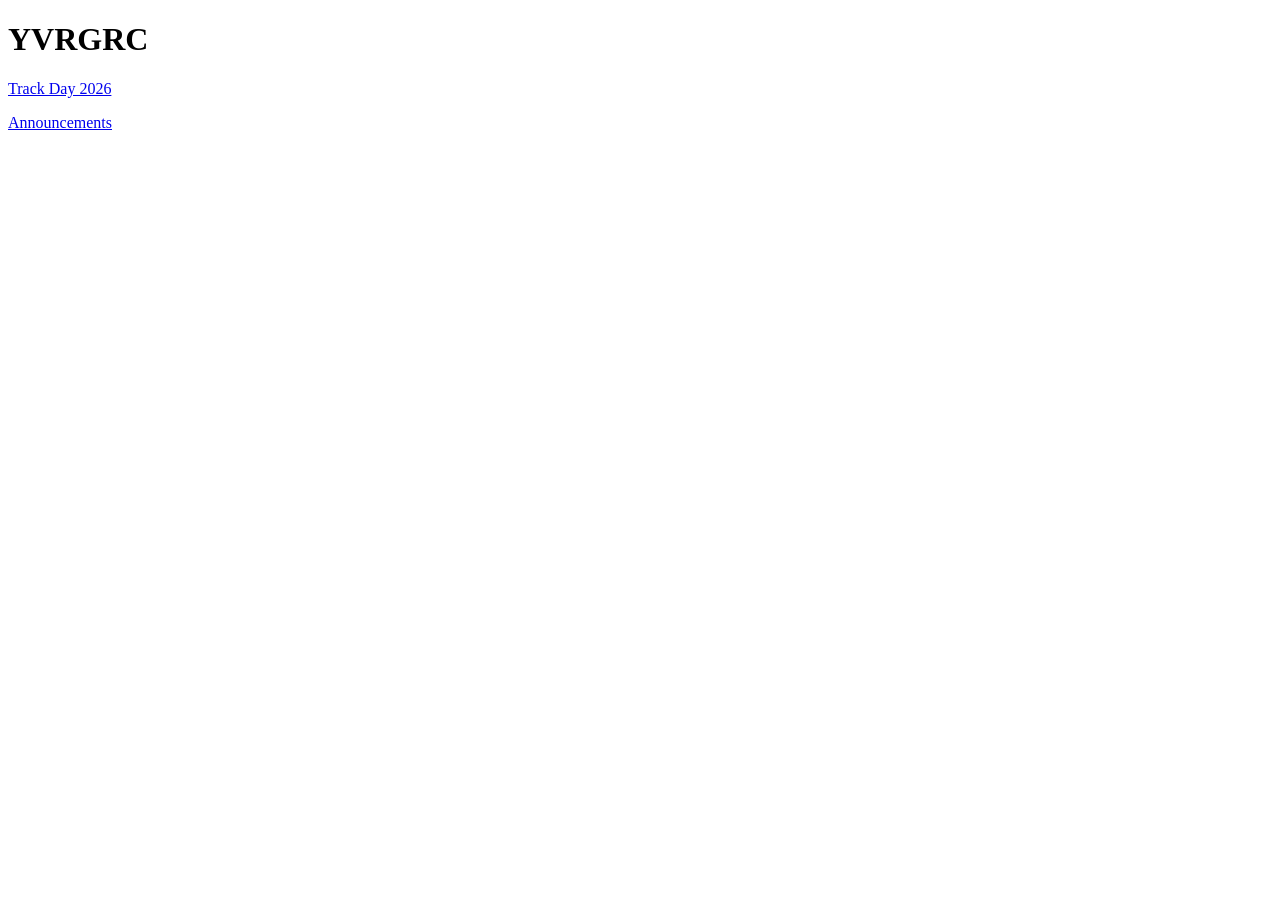
<file: index.html>
<!doctype html>
<html lang="en">
    <head>
        <meta charset="utf-8" />
        <meta name="viewport" content="width=device-width, initial-scale=1.0" />
        <title>YVRGRC</title>
    </head>
    <body>
        <main>
            <h1>YVRGRC</h1>
            <p><a href="/trackday2026/">Track Day 2026</a></p>
            <p><a href="/announcements/">Announcements</a></p>
        </main>
    </body>
</html>
</file>
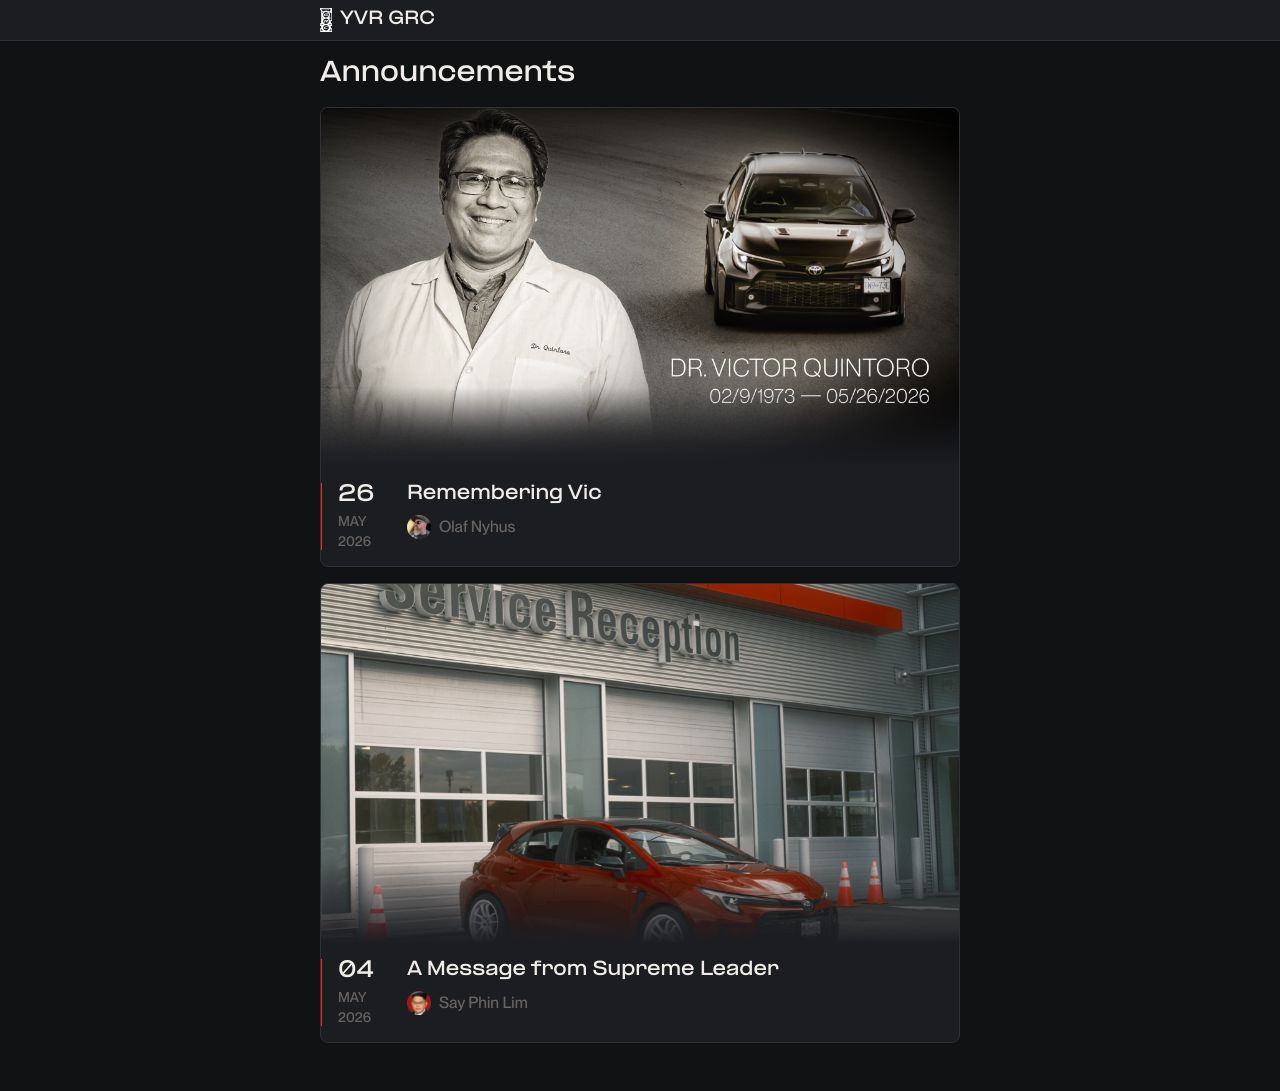
<file: announcements/index.html>
<!doctype html>
<html lang="en">
  <head>
    <meta charset="utf-8" />
    <meta name="viewport" content="width=device-width, initial-scale=1.0" />
    <title>Club Announcements | YVR GRC</title>
    <meta
      name="description"
      content="Club announcements, updates, and member messages from Vancouver GR Corolla Club."
    />
    <link rel="stylesheet" href="styles.css?v=20260528" />
  </head>
  <body>
    <a class="skip-link" href="#main-content">Skip to content</a>

    <header class="site-header">
      <div class="page-shell app-bar">
        <div class="brand-mark">
          <img class="brand-logo" src="assets/branding/yvrgrc.svg" alt="" aria-hidden="true" />
          <span>YVR GRC</span>
        </div>
      </div>
    </header>

    <main id="main-content" class="page-shell content-shell">
      <section class="hero-block" aria-labelledby="page-title">
        <h1 id="page-title">Announcements</h1>
      </section>

      <section class="announcement-list" aria-label="Announcement list">
        <a
          class="announcement-card memorial-card"
          href="remembering-vic/"
          style="--announcement-image: url('/announcements/remembering-vic/assets/vic.png')"
        >
          <div class="announcement-card-image" aria-hidden="true"></div>
          <div class="announcement-card-body">
            <time class="announcement-date" datetime="2026-05-26">
              <span class="announcement-date-day">26</span>
              <span class="announcement-date-meta">may</span>
              <span class="announcement-date-meta">2026</span>
            </time>
            <div class="announcement-card-copy">
              <h2>Remembering Vic</h2>
              <div class="author-row">
                <span class="author-avatar memorial-avatar" aria-hidden="true"></span>
                <span class="author-name">Olaf Nyhus</span>
              </div>
            </div>
          </div>
        </a>

        <a
          class="announcement-card"
          href="a-message-from-say/"
          style="--announcement-image: url('a-message-from-say/assets/announcement-hero.jpg')"
        >
          <div class="announcement-card-image" aria-hidden="true"></div>
          <div class="announcement-card-body">
            <time class="announcement-date" datetime="2026-05-04">
              <span class="announcement-date-day">04</span>
              <span class="announcement-date-meta">may</span>
              <span class="announcement-date-meta">2026</span>
            </time>
            <div class="announcement-card-copy">
              <h2>A Message from Supreme Leader</h2>
              <div class="author-row">
                <span class="author-avatar" aria-hidden="true"></span>
                <span class="author-name">Say Phin Lim</span>
              </div>
            </div>
          </div>
        </a>
      </section>
    </main>
  </body>
</html>
</file>
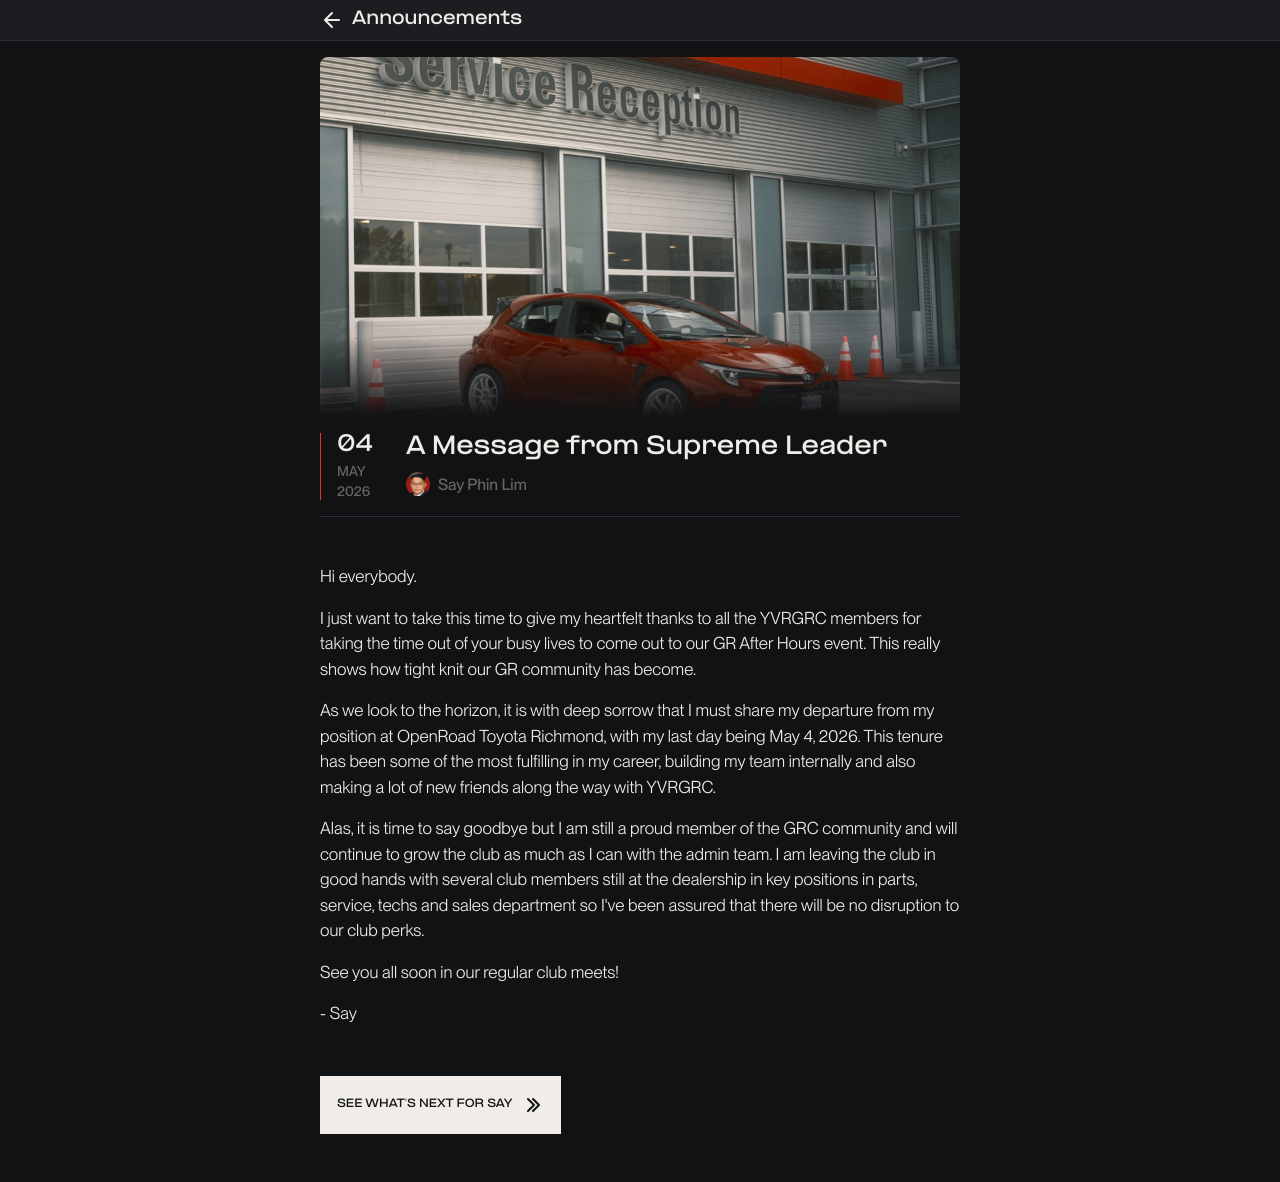
<file: announcements/a-message-from-say/index.html>
<!doctype html>
<html lang="en">
  <head>
    <meta charset="utf-8" />
    <meta name="viewport" content="width=device-width, initial-scale=1.0" />
    <title>A Message from Supreme Leader | Announcements</title>
    <meta
      name="description"
      content="A departure message from Say Phin Lim for the YVR GRC community."
    />
    <link rel="stylesheet" href="../styles.css?v=20260528" />
  </head>
  <body>
    <a class="skip-link" href="#main-content">Skip to content</a>

    <header class="site-header">
      <div class="page-shell app-bar">
        <a class="back-link" href="../index.html" aria-label="Back to announcements">
          <svg viewBox="0 0 24 24" fill="none" aria-hidden="true">
            <path
              d="M19 12H5M12 19L5 12L12 5"
              stroke="currentColor"
              stroke-width="2"
              stroke-linecap="round"
              stroke-linejoin="round"
            />
          </svg>
          <span>Announcements</span>
        </a>
      </div>
    </header>

    <main id="main-content" class="page-shell content-shell">
      <article class="article-shell">
        <header
          class="article-hero"
          style="--announcement-image: url('/announcements/a-message-from-say/assets/announcement-hero.jpg')"
        >
          <div class="announcement-card-image" aria-hidden="true"></div>
          <div class="announcement-card-body">
            <time class="announcement-date" datetime="2026-05-04">
              <span class="announcement-date-day">04</span>
              <span class="announcement-date-meta">may</span>
              <span class="announcement-date-meta">2026</span>
            </time>
            <div class="announcement-card-copy">
              <h1>A Message from Supreme Leader</h1>
              <div class="author-row">
                <span class="author-avatar" aria-hidden="true">
                  <span class="avatar-placeholder">Avatar</span>
                </span>
                <span class="author-name">Say Phin Lim</span>
              </div>
            </div>
          </div>
        </header>

        <div class="article-copy">
          <p>Hi everybody.</p>
          <p>
            I just want to take this time to give my heartfelt thanks to all the YVRGRC members
            for taking the time out of your busy lives to come out to our GR After Hours event.
            This really shows how tight knit our GR community has become.
          </p>
          <p>
            As we look to the horizon, it is with deep sorrow that I must share my departure from
            my position at OpenRoad Toyota Richmond, with my last day being May 4, 2026. This
            tenure has been some of the most fulfilling in my career, building my team internally
            and also making a lot of new friends along the way with YVRGRC.
          </p>
          <p>
            Alas, it is time to say goodbye but I am still a proud member of the GRC community and
            will continue to grow the club as much as I can with the admin team. I am leaving the
            club in good hands with several club members still at the dealership in key positions
            in parts, service, techs and sales department so I've been assured that there will be
            no disruption to our club perks.
          </p>
          <p>See you all soon in our regular club meets!</p>
          <p>- Say</p>
        </div>

        <div class="article-actions">
          <a
            class="button-link"
            href="https://www.youtube.com/watch?v=dQw4w9WgXcQ"
            target="_blank"
            rel="noopener noreferrer"
            data-delayed-link
          >
            <span>See what&rsquo;s next for Say</span>
            <span class="button-link-icon" aria-hidden="true">
              <svg viewBox="0 0 24 24" fill="none">
                <path
                  d="M8 6L14 12L8 18M13 6L19 12L13 18"
                  stroke="currentColor"
                  stroke-width="2"
                  stroke-linecap="round"
                  stroke-linejoin="round"
                />
              </svg>
            </span>
          </a>
        </div>
      </article>
    </main>
    <script src="../departure.js"></script>
  </body>
</html>
</file>
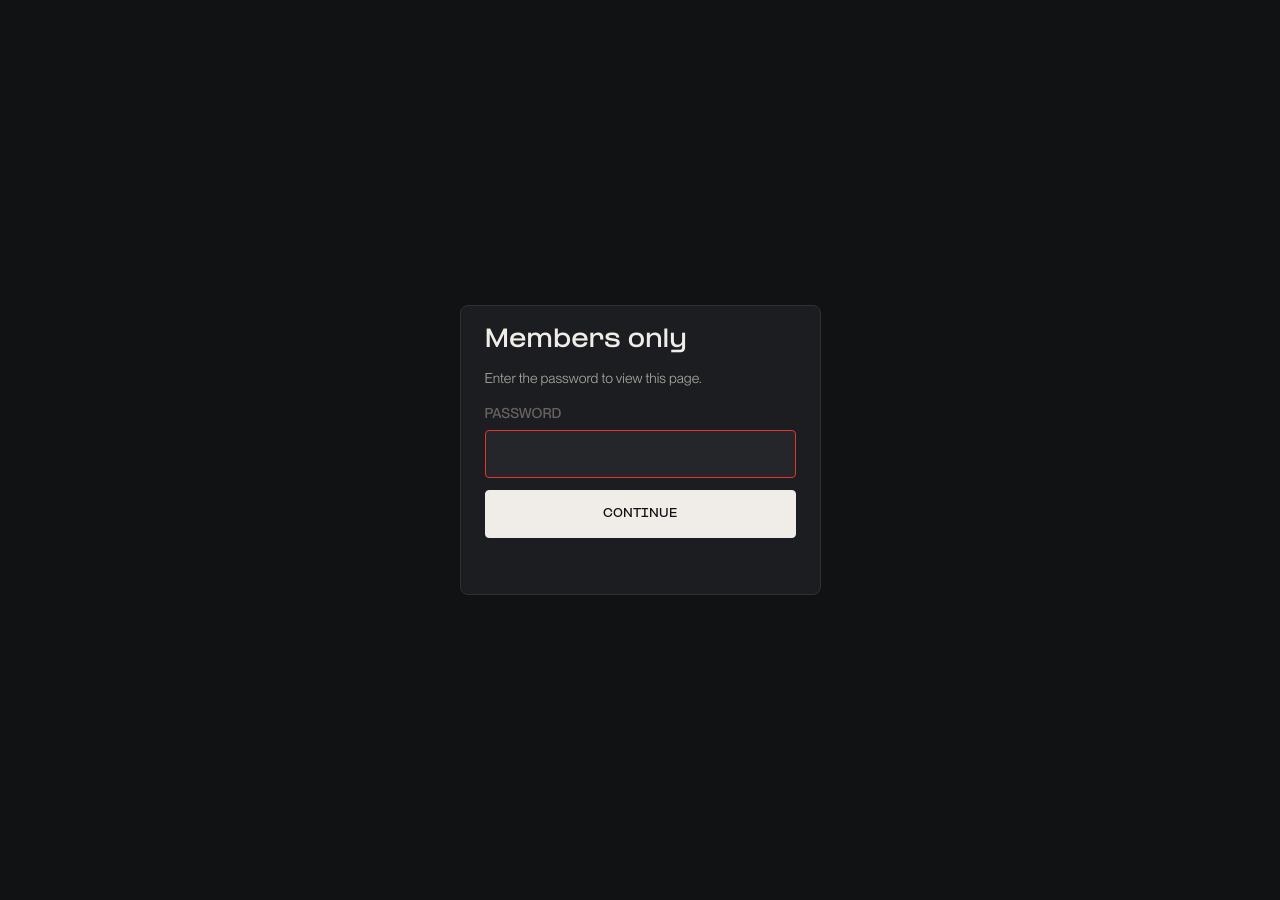
<file: announcements/remembering-vic/index.html>
<!doctype html>
<html lang="en">
  <head>
    <meta charset="utf-8" />
    <meta name="viewport" content="width=device-width, initial-scale=1.0" />
    <title>Remembering Vic | Announcements</title>
    <meta
      name="description"
      content="A memorial announcement for Victor Quintoro from the YVR GRC community."
    />
    <script>
      document.documentElement.classList.add("password-gate-pending");
    </script>
    <link rel="stylesheet" href="../styles.css?v=20260530" />
    <script src="../password-gate.js?v=20260529" defer></script>
  </head>
  <body data-password-gate data-password="ripvic">
    <a class="skip-link" href="#main-content">Skip to content</a>

    <header class="site-header">
      <div class="page-shell app-bar">
        <a class="back-link" href="../index.html" aria-label="Back to announcements">
          <svg viewBox="0 0 24 24" fill="none" aria-hidden="true">
            <path
              d="M19 12H5M12 19L5 12L12 5"
              stroke="currentColor"
              stroke-width="2"
              stroke-linecap="round"
              stroke-linejoin="round"
            />
          </svg>
          <span>Announcements</span>
        </a>
      </div>
    </header>

    <main id="main-content" class="page-shell content-shell">
      <article class="article-shell memorial-article">
        <div class="article-intro">
          <header
            class="article-hero memorial-hero"
            style="--announcement-image: url('/announcements/remembering-vic/assets/vic.webp')"
          >
            <div class="announcement-card-image" aria-hidden="true"></div>
            <div class="announcement-card-body">
              <time class="announcement-date" datetime="2026-05-26">
                <span class="announcement-date-day">26</span>
                <span class="announcement-date-meta">may</span>
                <span class="announcement-date-meta">2026</span>
              </time>
              <div class="announcement-card-copy">
                <h1>Remembering Vic</h1>
                <div class="author-row">
                  <span class="author-avatar memorial-avatar" aria-hidden="true"></span>
                  <span class="author-name">Olaf Nyhus</span>
                </div>
              </div>
            </div>
          </header>

          <div class="article-copy">
            <p>
              Hey everyone, it&rsquo;s with an incredibly heavy heart that we have to share some
              very sad news for the YVR GRC community. Just a few days ago, on Tuesday, May 26,
              we lost one of our truly valued members of the YVR GRC club family, our friend
              Victor Quintoro. Most of us knew him as Vic.
            </p>
            <p>
              Above everything else, Vic was a loving and dedicated father who cared immensely
              for his family. His love for cars was a close second. Vic was the guy who pulled in
              a little later than most to meets in his black 2023 Circuit with the dark bronze
              rims and his yellow fogs that cut through the darkness. That is something I will
              never forget. He truly was a shining light on the open road we call life.
            </p>
            <p>
              I was lucky enough to meet him at a car meet in Delta where he did just that. If
              you were lucky enough to spend some time talking with him, you knew he was one of
              the nicest people you would be lucky enough to meet. Vic would do anything to help
              out a person in need and give you shit if you were doing something that was not in
              your best interest.
            </p>
            <p>
              Vic was the guy that never had a bad thing to say about anyone unless, of course,
              you were Port Moody Toyota. He didn&rsquo;t have pleasant things to say about them.
              He was truly one of a kind and his passion for the GRC and most things with four
              wheels always shone through.
            </p>
            <p>
              We are all grateful for the miles that we all got to share together. It wasn&rsquo;t
              long enough, but the time we all shared together is enough to call you a true
              friend. Our deepest condolences go out to his family and loved ones during this
              incredibly difficult time.
            </p>
            <p>
              Keep that 3 cylinder revving loud and fast, our good friend. Maybe one day we can
              share the open road together again.
            </p>
            <p>You, my friend, may be gone but never forgotten.</p>
            <p class="memorial-date-rule">February 9, 1973 - May 26, 2026</p>
          </div>

          <div class="article-actions memorial-actions">
            <div class="support-family-module">
              <h3>Support Vic&rsquo;s family</h3>
              <p>
                A GoFundMe has been set up to help Vic&rsquo;s family. If Vic had an impact on
                you in any way, please consider donating.
              </p>
              <a
                class="button-link"
                href="https://www.gofundme.com/f/victor-quintoro"
                target="_blank"
                rel="noopener"
              >
                <span>Donate on GoFundMe</span>
              </a>
            </div>
          </div>
        </div>

        <section class="photo-gallery" aria-labelledby="photo-gallery-title">
          <div class="section-header">
            <h2 id="photo-gallery-title">Photos</h2>
            <a class="section-view-all" href="photos.html">View all</a>
          </div>
          <div class="photo-grid photo-grid-preview">
            <a class="photo-tile" href="photos.html#photo-1">
              <img src="assets/photos/vic1.webp" alt="Vic with the YVR GRC community" loading="lazy" />
            </a>
            <a class="photo-tile" href="photos.html#photo-2">
              <img src="assets/photos/vic2.webp" alt="Vic with the YVR GRC community" loading="lazy" />
            </a>
            <a class="photo-tile" href="photos.html#photo-3">
              <img src="assets/photos/vic3.webp" alt="Vic with the YVR GRC community" loading="lazy" />
            </a>
            <a class="photo-tile" href="photos.html#photo-4">
              <img src="assets/photos/vic4.webp" alt="Vic with the YVR GRC community" loading="lazy" />
            </a>
            <a class="photo-tile" href="photos.html#photo-5">
              <img src="assets/photos/vic5.jpeg" alt="Vic with the YVR GRC community" loading="lazy" />
            </a>
            <a class="photo-tile" href="photos.html#photo-6">
              <img src="assets/photos/vic6.webp" alt="Vic with the YVR GRC community" loading="lazy" />
            </a>
          </div>
        </section>

        <section class="memories" aria-labelledby="memories-title" data-memory-carousel>
          <div class="section-header">
            <h2 id="memories-title">Memories</h2>
            <a class="section-view-all" href="memories.html">View all</a>
          </div>
          <article class="memory-card memory-feature-card" aria-live="polite" data-memory-panel>
            <span class="memory-byline" data-memory-byline></span>
            <span class="memory-preview" data-memory-preview></span>
            <a class="memory-action" href="memory.html" data-memory-read>Read more</a>
            <span class="memory-progress" aria-hidden="true">
              <span data-memory-progress></span>
            </span>
          </article>
        </section>
      </article>
    </main>
    <script src="memory-data.js?v=20260530"></script>
    <script src="memories.js?v=20260530"></script>
  </body>
</html>
</file>
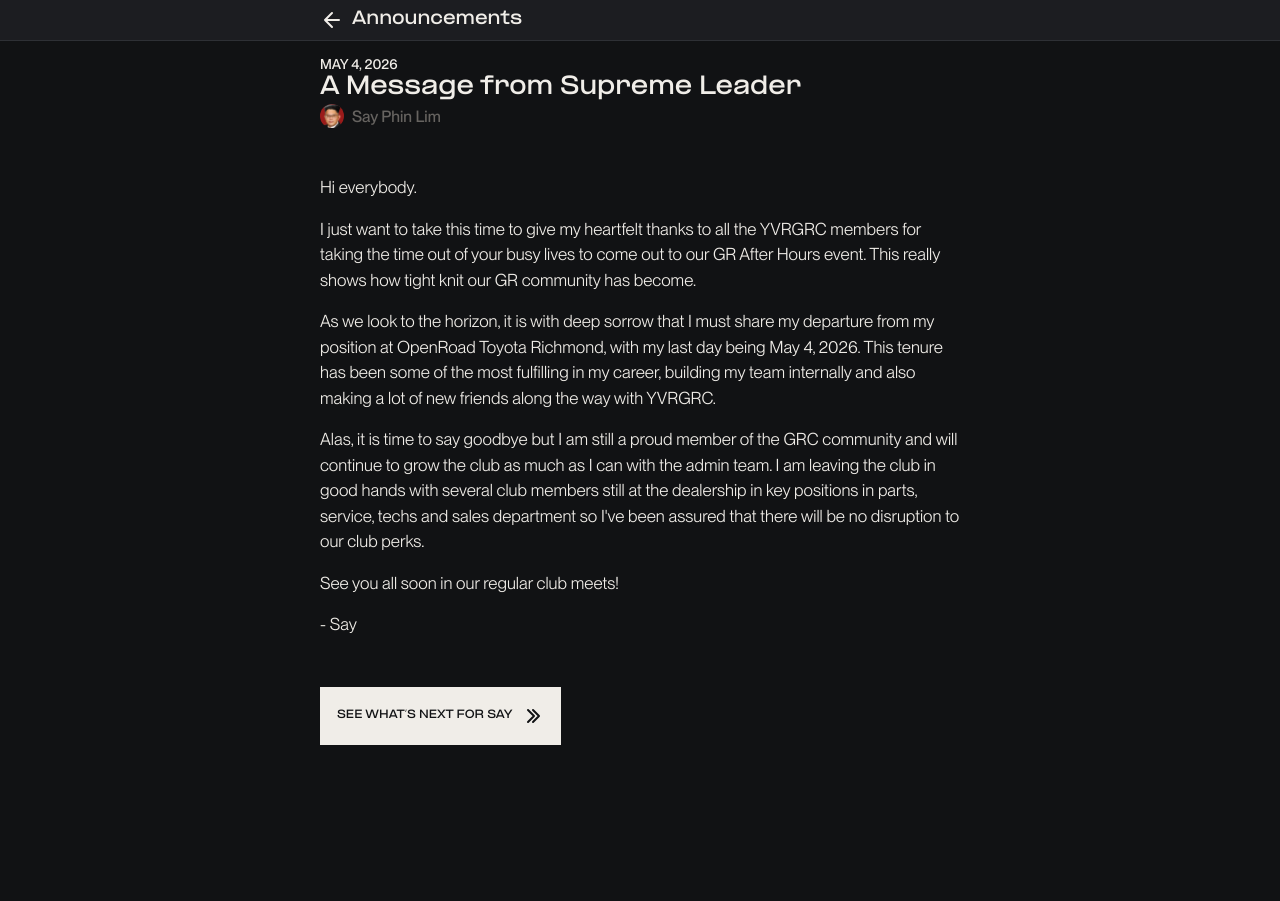
<file: announcements/say-phin-lim.html>
<!doctype html>
<html lang="en">
  <head>
    <meta charset="utf-8" />
    <meta name="viewport" content="width=device-width, initial-scale=1.0" />
    <title>A Message from Supreme Leader | Announcements</title>
    <meta
      name="description"
      content="A departure message from Say Phin Lim for the YVR GRC community."
    />
    <link rel="stylesheet" href="styles.css" />
  </head>
  <body>
    <a class="skip-link" href="#main-content">Skip to content</a>

    <header class="site-header">
      <div class="page-shell app-bar">
        <a class="back-link" href="index.html" aria-label="Back to announcements">
          <svg viewBox="0 0 24 24" fill="none" aria-hidden="true">
            <path
              d="M19 12H5M12 19L5 12L12 5"
              stroke="currentColor"
              stroke-width="2"
              stroke-linecap="round"
              stroke-linejoin="round"
            />
          </svg>
          <span>Announcements</span>
        </a>
      </div>
    </header>

    <main id="main-content" class="page-shell content-shell">
      <article class="article-shell">
        <header class="article-hero">
          <div class="article-image" aria-hidden="true">
            <div class="image-placeholder">Image placeholder</div>
          </div>
          <div class="article-hero-copy">
            <p class="body-date">May 4, 2026</p>
            <h1>A Message from Supreme Leader</h1>
            <div class="author-row">
              <span class="author-avatar" aria-hidden="true">
                <span class="avatar-placeholder">Avatar</span>
              </span>
              <span class="author-name">Say Phin Lim</span>
            </div>
          </div>
        </header>

        <div class="article-copy">
          <p>Hi everybody.</p>
          <p>
            I just want to take this time to give my heartfelt thanks to all the YVRGRC members
            for taking the time out of your busy lives to come out to our GR After Hours event.
            This really shows how tight knit our GR community has become.
          </p>
          <p>
            As we look to the horizon, it is with deep sorrow that I must share my departure from
            my position at OpenRoad Toyota Richmond, with my last day being May 4, 2026. This
            tenure has been some of the most fulfilling in my career, building my team internally
            and also making a lot of new friends along the way with YVRGRC.
          </p>
          <p>
            Alas, it is time to say goodbye but I am still a proud member of the GRC community and
            will continue to grow the club as much as I can with the admin team. I am leaving the
            club in good hands with several club members still at the dealership in key positions
            in parts, service, techs and sales department so I've been assured that there will be
            no disruption to our club perks.
          </p>
          <p>See you all soon in our regular club meets!</p>
          <p>- Say</p>
        </div>

        <div class="article-actions">
          <a
            class="button-link"
            href="https://www.youtube.com/watch?v=dQw4w9WgXcQ"
            target="_blank"
            rel="noopener noreferrer"
            data-delayed-link
          >
            <span>See what&rsquo;s next for Say</span>
            <span class="button-link-icon" aria-hidden="true">
              <svg viewBox="0 0 24 24" fill="none">
                <path
                  d="M8 6L14 12L8 18M13 6L19 12L13 18"
                  stroke="currentColor"
                  stroke-width="2"
                  stroke-linecap="round"
                  stroke-linejoin="round"
                />
              </svg>
            </span>
          </a>
        </div>
      </article>
    </main>
    <script src="departure.js"></script>
  </body>
</html>
</file>
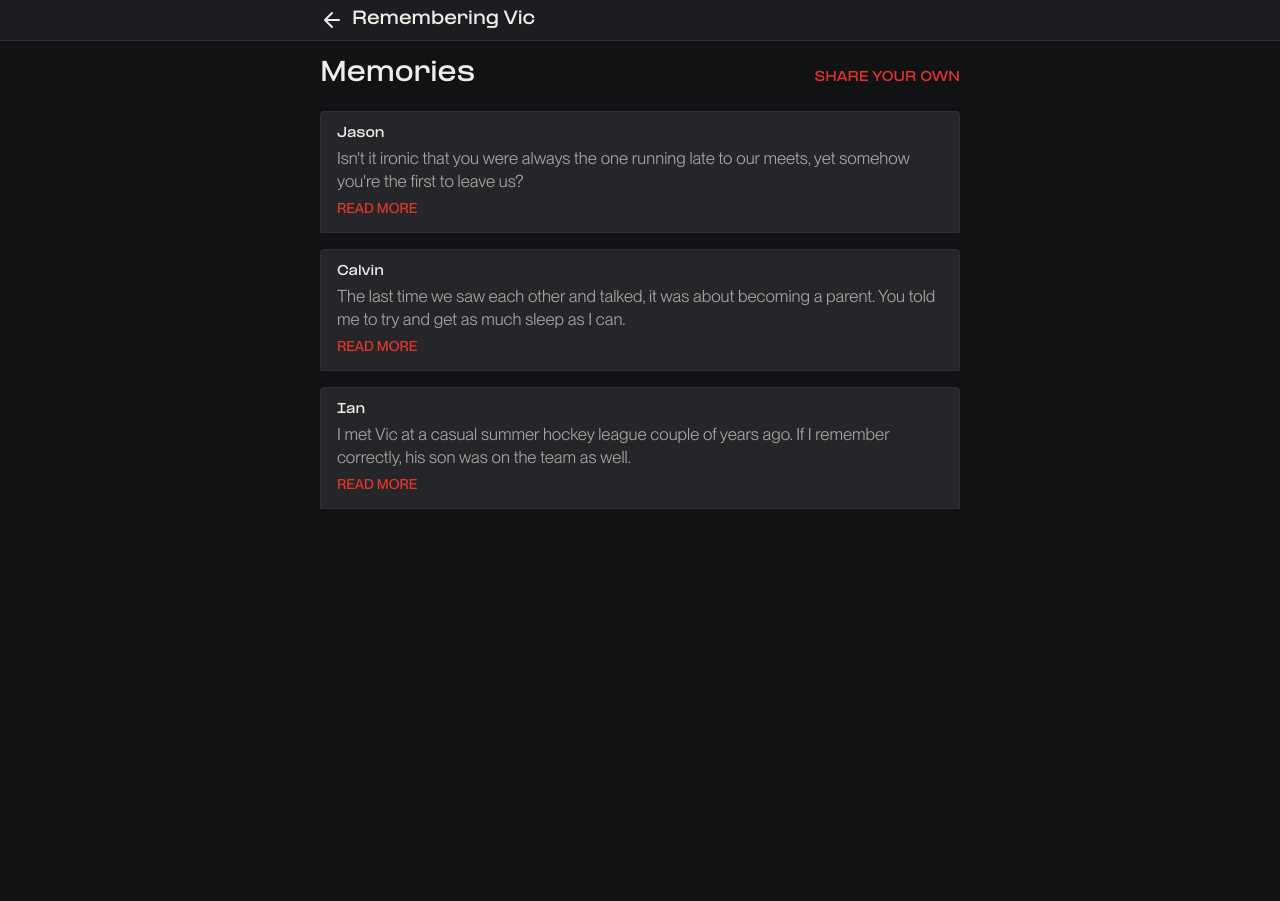
<file: announcements/remembering-vic/memories.html>
<!doctype html>
<html lang="en">
  <head>
    <meta charset="utf-8" />
    <meta name="viewport" content="width=device-width, initial-scale=1.0" />
    <title>Memories of Victor Quintoro | Announcements</title>
    <meta
      name="description"
      content="Community memories remembering Victor Quintoro from the YVR GRC community."
    />
    <link rel="stylesheet" href="../styles.css?v=20260530" />
  </head>
  <body>
    <a class="skip-link" href="#main-content">Skip to content</a>

    <header class="site-header">
      <div class="page-shell app-bar">
        <a class="back-link" href="index.html" aria-label="Back to remembering Vic">
          <svg viewBox="0 0 24 24" fill="none" aria-hidden="true">
            <path
              d="M19 12H5M12 19L5 12L12 5"
              stroke="currentColor"
              stroke-width="2"
              stroke-linecap="round"
              stroke-linejoin="round"
            />
          </svg>
          <span>Remembering Vic</span>
        </a>
      </div>
    </header>

    <main id="main-content" class="page-shell content-shell">
      <article class="article-shell gallery-page">
        <div class="page-heading">
          <h1 class="page-title">Memories</h1>
          <a
            class="share-link"
            href="https://docs.google.com/forms/d/e/1FAIpQLSe1BdDdayOya39BTwYmTqr_eURFFDLJtzZl5s8lhJtxiYFj9Q/viewform?usp=publish-editor"
            target="_blank"
            rel="noopener"
            >share your own</a
          >
        </div>

        <div class="memory-list" aria-label="Memories of Vic" data-memory-cards></div>
      </article>
    </main>

    <script src="memory-data.js?v=20260530"></script>
    <script src="memories.js?v=20260530"></script>
  </body>
</html>
</file>
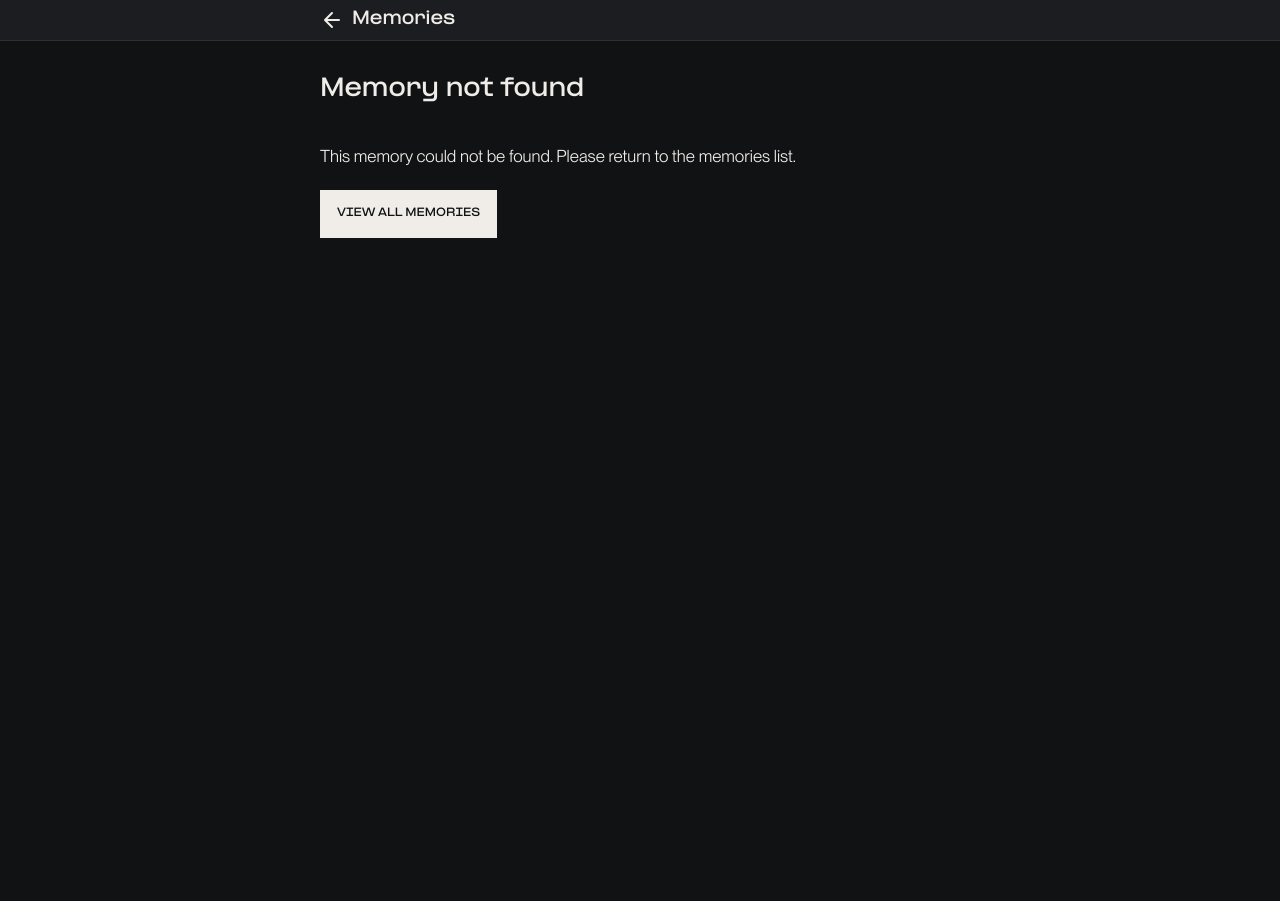
<file: announcements/remembering-vic/memory.html>
<!doctype html>
<html lang="en">
  <head>
    <meta charset="utf-8" />
    <meta name="viewport" content="width=device-width, initial-scale=1.0" />
    <title>Memory of Victor Quintoro | Announcements</title>
    <meta
      name="description"
      content="A community memory remembering Victor Quintoro from the YVR GRC community."
    />
    <link rel="stylesheet" href="../styles.css?v=20260530" />
  </head>
  <body>
    <a class="skip-link" href="#main-content">Skip to content</a>

    <header class="site-header">
      <div class="page-shell app-bar">
        <a class="back-link" href="memories.html" aria-label="Back to memories of Vic">
          <svg viewBox="0 0 24 24" fill="none" aria-hidden="true">
            <path
              d="M19 12H5M12 19L5 12L12 5"
              stroke="currentColor"
              stroke-width="2"
              stroke-linecap="round"
              stroke-linejoin="round"
            />
          </svg>
          <span>Memories</span>
        </a>
      </div>
    </header>

    <main id="main-content" class="page-shell content-shell">
      <article class="article-shell memory-detail-page" data-memory-detail></article>
    </main>

    <script src="memory-data.js?v=20260530"></script>
    <script src="memories.js?v=20260530"></script>
  </body>
</html>
</file>
<file: announcements/styles.css>
@font-face {
  font-family: "PP Formula Extended";
  src: url("../public/assets/fonts/PPFormula-ExtendedBold.woff2") format("woff2");
  font-weight: 700;
  font-style: normal;
}

@font-face {
  font-family: "PP Formula Medium";
  src: url("../public/assets/fonts/PPFormula-Medium.woff2") format("woff2");
  font-weight: 500;
  font-style: normal;
}

@font-face {
  font-family: "PP Formula Regular";
  src: url("../public/assets/fonts/PPFormula-Regular.woff2") format("woff2");
  font-weight: 400;
  font-style: normal;
}

@font-face {
  font-family: "PP Neue Montreal";
  src: url("../public/assets/fonts/PPNeueMontreal-Book.woff2") format("woff2");
  font-weight: 400;
  font-style: normal;
}

@font-face {
  font-family: "PP Neue Montreal";
  src: url("../public/assets/fonts/PPNeueMontreal-Medium.woff2") format("woff2");
  font-weight: 500;
  font-style: normal;
}

:root {
  --bg: #111214;
  --bg-card: #1c1d21;
  --panel: #1c1d21;
  --subtle: #252629;
  --line: #2e3035;
  --text: #f0ede8;
  --muted: #a8a5a0;
  --subtext: #666360;
  --accent-red: #e2342a;
  --page-width: 393px;
  --content-width: 361px;
  --type-h1-size: 22px;
  --type-h2-size: 20px;
  --type-body-size: 17px;
  --type-meta-size: 14px;
  --type-name-size: 16px;
  --type-line-tight: 1;
  --type-line-body: 1.5;
}

* {
  box-sizing: border-box;
}

html {
  background: var(--bg);
}

body {
  margin: 0;
  min-height: 100vh;
  background: var(--bg);
  color: var(--text);
  font-family: "PP Neue Montreal", -apple-system, BlinkMacSystemFont, "Segoe UI", sans-serif;
  font-weight: 400;
  -webkit-font-smoothing: antialiased;
  text-rendering: geometricPrecision;
}

.password-gate-pending body > :not(.password-gate),
.password-gate-locked body > :not(.password-gate) {
  display: none;
}

.password-gate {
  position: fixed;
  inset: 0;
  z-index: 100;
  display: grid;
  place-items: center;
  padding: 24px;
  background: var(--bg);
}

.password-gate-panel {
  display: grid;
  gap: 16px;
  width: min(100%, 361px);
  padding: 24px;
  border: 1px solid var(--line);
  border-radius: 8px;
  background: var(--panel);
}

.password-gate-title {
  margin: 0;
  color: var(--text);
  font-family: "PP Formula Extended", -apple-system, BlinkMacSystemFont, "Segoe UI", sans-serif;
  font-size: 22px;
  font-weight: 700;
  line-height: 1.1;
}

.password-gate-copy {
  margin: 0;
  color: var(--muted);
  font-size: var(--type-meta-size);
  line-height: 1.4;
}

.password-gate-form {
  display: grid;
  gap: 12px;
}

.password-gate-label {
  display: grid;
  gap: 8px;
  color: var(--subtext);
  font-family: "PP Neue Montreal", -apple-system, BlinkMacSystemFont, "Segoe UI", sans-serif;
  font-size: var(--type-meta-size);
  font-weight: 500;
  text-transform: uppercase;
}

.password-gate-input {
  width: 100%;
  min-height: 48px;
  padding: 12px;
  border: 1px solid var(--line);
  border-radius: 4px;
  background: var(--subtle);
  color: var(--text);
  font: inherit;
}

.password-gate-input:focus {
  border-color: var(--accent-red);
  outline: none;
}

.password-gate-button {
  min-height: 48px;
  border: 1px solid var(--text);
  border-radius: 4px;
  background: var(--text);
  color: var(--bg);
  cursor: pointer;
  font-family: "PP Formula Extended", "PP Formula Medium", sans-serif;
  font-size: 10px;
  font-weight: 700;
  text-transform: uppercase;
}

.password-gate-error {
  min-height: 20px;
  margin: 0;
  color: var(--accent-red);
  font-size: var(--type-meta-size);
  line-height: 1.4;
}

a {
  color: inherit;
  text-decoration: none;
}

img {
  display: block;
  max-width: 100%;
}

.skip-link {
  position: absolute;
  left: 12px;
  top: -48px;
  z-index: 80;
  padding: 8px 12px;
  border: 1px solid var(--line);
  border-radius: 8px;
  background: var(--panel);
}

.skip-link:focus {
  top: 12px;
}

.page-shell {
  width: min(100%, var(--page-width));
  margin: 0 auto;
}

.site-header {
  position: sticky;
  top: 0;
  z-index: 30;
  background: var(--panel);
  border-bottom: 1px solid var(--line);
}

.app-bar {
  display: flex;
  align-items: flex-end;
  justify-content: space-between;
  min-height: 40px;
  padding: 8px 16px;
}

.brand-mark,
.back-link {
  display: inline-flex;
  align-items: center;
  gap: 8px;
  min-width: 0;
  font-family: "PP Formula Extended", -apple-system, BlinkMacSystemFont, "Segoe UI", sans-serif;
  font-weight: 700;
  font-size: 16px;
}

.brand-logo {
  width: 12px;
  height: 24px;
  flex: 0 0 auto;
  object-fit: contain;
}

.back-link {
  min-height: 24px;
}

.back-link svg {
  width: 24px;
  height: 24px;
  flex: 0 0 auto;
}

.content-shell {
  min-height: calc(100vh - 40px);
  padding: 16px;
  background: var(--bg);
}

.hero-block {
  margin-bottom: 16px;
}

.hero-block h1 {
  margin: 0;
  width: min(100%, var(--content-width));
  font-size: 24px;
  font-family: "PP Formula Extended", -apple-system, BlinkMacSystemFont, "Segoe UI", sans-serif;
  font-weight: 700;
}

.announcement-date,
.author-name,
.body-date,
.memory-action,
.lightbox-figure figcaption {
  margin: 0;
  font-family: "PP Neue Montreal", sans-serif;
  font-style: normal;
  font-weight: 500;
}

h1 {
  font-size: var(--type-h1-size);
  line-height: normal;
  font-family: "PP Formula Extended", -apple-system, BlinkMacSystemFont, "Segoe UI", sans-serif;
  font-weight: 700;
}

h2 {
  font-size: var(--type-h2-size);
  font-family: "PP Formula Extended", -apple-system, BlinkMacSystemFont, "Segoe UI", sans-serif;
  font-weight: 700;
  line-height: normal;
}

.announcement-card,
.article-hero {
  position: relative;
  display: block;
  width: min(100%, var(--content-width));
  overflow: hidden;
  border: 1px solid var(--line);
  border-radius: 8px;
  background: var(--panel);
  transition: border-color 180ms ease;
}

.announcement-list {
  display: grid;
  gap: 16px;
}

.announcement-card-image {
  position: relative;
  aspect-ratio: 16 / 9;
  overflow: hidden;
  background: var(--announcement-image, none) center / cover no-repeat;
}

.announcement-card-image::after {
  position: absolute;
  right: 0;
  bottom: 0;
  left: 0;
  height: 80px;
  background: linear-gradient(180deg, rgba(28, 29, 33, 0) 0%, var(--panel) 100%);
  content: "";
}

.announcement-card-body {
  display: flex;
  gap: 24px;
  align-items: flex-start;
  padding: 16px 16px 16px 0;
}

.announcement-card-copy {
  display: grid;
  flex: 1 1 auto;
  gap: 8px;
  min-width: 0;
}

.announcement-card h2 {
  margin: 0;
  font-size: var(--type-body-size);
}

.article-hero h1 {
  margin: 0;
  font-size: var(--type-h1-size);
}

.article-hero {
  overflow: visible;
  border: 0;
  border-radius: 0;
  background: transparent;
}

.article-hero .announcement-card-image {
  border-radius: 8px 8px 0 0;
}

.article-hero .announcement-card-image::after {
  background: linear-gradient(180deg, rgba(17, 18, 20, 0) 0%, var(--bg) 100%);
}

.article-hero .announcement-card-body {
  border: 0;
  border-radius: 0;
  border-bottom: 1px solid var(--line);
  background: var(--bg);
}

.announcement-date,
.body-date {
  font-size: var(--type-meta-size);
  line-height: normal;
  text-transform: uppercase;
}

.announcement-date {
  display: grid;
  flex: 0 0 auto;
  gap: 4px;
  justify-items: start;
  min-width: 62px;
  padding-left: 16px;
  border-left: 1px solid var(--accent-red);
}

.announcement-date-day {
  font-size: 20px;
  font-family: "PP Formula Extended", -apple-system, BlinkMacSystemFont, "Segoe UI", sans-serif;
  font-weight: 700;
}

.announcement-date-meta {
  color: var(--subtext);
  font-family: "PP Neue Montreal", -apple-system, BlinkMacSystemFont, "Segoe UI", sans-serif;
  font-weight: 500;
}

.author-row {
  display: flex;
  align-items: center;
  gap: 8px;
}

.author-avatar {
  display: inline-flex;
  align-items: center;
  justify-content: center;
  width: 24px;
  height: 24px;
  border-radius: 999px;
  background: #d9d9d9 url("assets/avatars/say-phin-lim.png") center / cover no-repeat;
  flex: 0 0 auto;
  overflow: hidden;
}

.author-avatar.memorial-avatar {
  background: #2a2a2a url("assets/avatars/olaf-nyhus.jpg") center / cover no-repeat;
}

.author-name {
  color: var(--subtext);
  font-family: "PP Neue Montreal", -apple-system, BlinkMacSystemFont, "Segoe UI", sans-serif;
  font-weight: 500;
  font-size: var(--type-name-size);
  line-height: normal;
}

.article-shell {
  display: grid;
  gap: 48px;
  width: min(100%, var(--content-width));
}

.article-intro {
  display: grid;
  gap: 16px;
}

.image-placeholder,
.avatar-placeholder {
  display: inline-flex;
  align-items: center;
  justify-content: center;
  border: 1px dashed var(--line);
  color: var(--muted);
  font-family: "PP Neue Montreal", -apple-system, BlinkMacSystemFont, "Segoe UI", sans-serif;
  text-transform: uppercase;
}

.image-placeholder {
  display: none;
}

.article-copy {
  display: grid;
  gap: 16px;
}

.article-copy p {
  margin: 0;
  font-family: "PP Neue Montreal", -apple-system, BlinkMacSystemFont, "Segoe UI", sans-serif;
  font-weight: 400;
  font-size: var(--type-body-size);
  line-height: var(--type-line-body);
}

.article-copy .memorial-date-rule {
  display: flex;
  align-items: center;
  gap: 12px;
  margin: 16px 0;
  color: var(--subtext);
  font-family: "PP Neue Montreal", -apple-system, BlinkMacSystemFont, "Segoe UI", sans-serif;
  font-size: var(--type-meta-size);
  font-weight: 500;
  line-height: 1;
  text-align: center;
  text-transform: uppercase;
}

.memorial-date-rule::before,
.memorial-date-rule::after {
  flex: 1 1 0;
  height: 1px;
  background: var(--line);
  content: "";
}

.photo-gallery {
  display: grid;
  gap: 16px;
  padding-top: 8px;
}

.photo-gallery h2,
.memories h2 {
  font-size: 16px;
}

.photo-grid {
  display: grid;
  grid-template-columns: repeat(2, minmax(0, 1fr));
  gap: 8px;
}

.photo-tile,
.photo-placeholder {
  display: flex;
  align-items: center;
  justify-content: center;
  aspect-ratio: 1;
  margin: 0;
  border: 1px dashed var(--line);
  border-radius: 8px;
  background: var(--panel);
  color: var(--muted);
  font-family: "PP Formula Medium", -apple-system, BlinkMacSystemFont, "Segoe UI", sans-serif;
  font-size: 10px;
  text-transform: uppercase;
}

.photo-tile {
  appearance: none;
  padding: 0;
  border-style: solid;
  background: var(--subtle);
  cursor: pointer;
  overflow: hidden;
  transition:
    border-color 180ms ease,
    opacity 180ms ease;
}

.photo-tile img {
  width: 100%;
  height: 100%;
  object-fit: cover;
  transition: transform 220ms ease;
}

.photo-tile:focus-visible,
.photo-tile:active {
  border-color: var(--accent-red);
  outline: none;
}

.gallery-page {
  gap: 20px;
}

.page-title {
  margin: 0;
  font-size: 24px;
}

.page-heading {
  display: flex;
  align-items: baseline;
  justify-content: space-between;
  gap: 16px;
}

.share-link {
  color: var(--accent-red);
  flex: 0 0 auto;
  font-family: "PP Formula Extended", "PP Formula Medium", sans-serif;
  font-size: 12px;
  font-weight: 700;
  line-height: 1;
  text-transform: uppercase;
}

.gallery-grid {
  grid-template-columns: 1fr;
  gap: 16px;
  padding-bottom: 24px;
}

.gallery-photo {
  width: 100%;
  aspect-ratio: 16 / 9;
}

.memories {
  display: grid;
  gap: 16px;
  padding-top: 8px;
}

.section-header {
  display: flex;
  align-items: baseline;
  justify-content: space-between;
  gap: 16px;
}

.section-header h2 {
  margin: 0;
  line-height: 1;
}

.section-view-all {
  color: var(--accent-red);
  font-family: "PP Formula Extended", "PP Formula Medium", sans-serif;
  font-size: 10px;
  font-weight: 700;
  line-height: 1;
  text-transform: uppercase;
}

.memory-card {
  position: relative;
  display: grid;
  align-content: start;
  gap: 8px;
  padding: 16px;
  border: 1px solid var(--line);
  border-radius: 4px 4px 0 0;
  background: var(--subtle);
}

.memory-card[hidden] {
  display: none;
}

.memory-card:focus-visible,
.section-view-all:focus-visible,
.memory-action:focus-visible {
  outline: 1px solid var(--accent-red);
  outline-offset: 4px;
}

.memory-byline {
  color: var(--text);
  font-size: 12px;
  font-family: "PP Formula Extended", "PP Formula Medium", sans-serif;
  font-weight: 700;
  line-height: 1;
}

.memory-preview {
  color: var(--muted);
  font-size: var(--type-body-size);
  line-height: 1.35;
}

.memory-action {
  color: var(--accent-red);
  font-size: var(--type-meta-size);
  line-height: 1;
  text-transform: uppercase;
}

.memory-feature-card {
  transition: opacity 180ms ease;
}

.memory-feature-card.is-fading {
  opacity: 0;
}

.memory-progress {
  position: absolute;
  right: 0;
  bottom: -1px;
  left: 0;
  height: 2px;
  overflow: hidden;
}

.memory-progress span {
  display: block;
  width: 100%;
  height: 100%;
  background: var(--accent-red);
  transform: scaleX(0);
  transform-origin: left center;
}

.memory-list {
  display: grid;
  gap: 16px;
  padding-bottom: 24px;
}

.memory-list-card {
  transition:
    border-color 180ms ease,
    color 180ms ease;
}

.memory-detail-page {
  gap: 20px;
  padding-bottom: 24px;
}

.memory-detail-title {
  margin: 0;
  font-size: 24px;
}

.memory-detail-copy {
  padding-bottom: 8px;
}

@keyframes memory-progress {
  from {
    transform: scaleX(0);
  }

  to {
    transform: scaleX(1);
  }
}

@media (prefers-reduced-motion: reduce) {
  .memory-feature-card {
    transition: none;
  }

  .memory-progress span {
    animation: none !important;
  }
}

.lightbox[hidden] {
  display: none;
}

.lightbox {
  position: fixed;
  inset: 0;
  z-index: 100;
  display: grid;
  grid-template-columns: 48px minmax(0, 1fr) 48px;
  grid-template-rows: 56px minmax(0, 1fr);
  align-items: center;
  gap: 8px;
  padding: 12px;
  background: rgba(17, 18, 20, 0.94);
}

.has-lightbox {
  overflow: hidden;
}

.lightbox-control {
  appearance: none;
  display: inline-flex;
  align-items: center;
  justify-content: center;
  width: 44px;
  height: 44px;
  padding: 0;
  border: 1px solid var(--line);
  border-radius: 999px;
  background: rgba(28, 29, 33, 0.86);
  color: var(--text);
}

.lightbox-control svg {
  width: 24px;
  height: 24px;
}

.lightbox-control:focus-visible,
.lightbox-control:active {
  border-color: var(--accent-red);
  outline: none;
}

.lightbox-close {
  grid-column: 3;
  grid-row: 1;
  justify-self: end;
}

.lightbox-prev {
  grid-column: 1;
  grid-row: 2;
}

.lightbox-next {
  grid-column: 3;
  grid-row: 2;
}

.lightbox-figure {
  display: grid;
  grid-column: 2;
  grid-row: 2;
  gap: 12px;
  justify-items: center;
  min-width: 0;
  margin: 0;
}

.lightbox-figure img {
  width: auto;
  max-width: 100%;
  max-height: calc(100vh - 140px);
  object-fit: contain;
}

.lightbox-figure figcaption {
  color: var(--subtext);
  font-size: var(--type-meta-size);
  line-height: 1;
}

.avatar-placeholder {
  width: 100%;
  height: 100%;
  border: 0;
  border-radius: inherit;
  background: transparent;
  color: var(--bg);
  font-size: 0;
}

.article-actions {
  padding-top: 0;
}

.memorial-actions {
  display: grid;
}

.support-family-module {
  display: grid;
  gap: 8px;
  padding: 16px;
  border: 1px solid var(--line);
  border-radius: 8px;
  background: var(--bg-card);
  color: var(--text);
}

.support-family-module p {
  margin: 0;
  color: var(--muted);
  font-size: var(--type-body-size);
  line-height: var(--type-line-body);
}

.support-family-module h3 {
  display: block;
  margin: 0;
  color: var(--text);
  font-family: "PP Formula Extended", "PP Formula Medium", sans-serif;
  font-size: 14px;
  font-weight: 700;
}

.support-family-module .button-link {
  margin-top: 8px;
}

.button-link {
  position: relative;
  display: inline-flex;
  align-items: center;
  gap: 8px;
  justify-content: center;
  min-height: 48px;
  padding: 16px;
  border: 1px solid var(--text);
  background: var(--text);
  color: var(--bg);
  font-size: 10px;
  font-family: "PP Formula Extended", "PP Formula Medium", sans-serif;
  font-weight: 700;
  line-height: 1;
  text-transform: uppercase;
  overflow: hidden;
  transition:
    border-color 180ms ease,
    color 180ms ease;
}

.button-link::before {
  position: absolute;
  inset: 0;
  z-index: 0;
  background: var(--accent-red);
  content: "";
  transform: translateX(-100%);
  transition: transform 220ms ease;
}

.button-link span {
  position: relative;
  z-index: 1;
}

.button-link:focus-visible,
.button-link:active,
.button-link.is-leaving {
  border-color: var(--accent-red);
  color: var(--text);
}

.button-link:focus-visible::before,
.button-link:active::before,
.button-link.is-leaving::before {
  transform: translateX(0);
}

@media (hover: hover) and (pointer: fine) {
  .button-link:hover {
    border-color: var(--accent-red);
    color: var(--text);
  }

  .button-link:hover::before {
    transform: translateX(0);
  }

  .photo-tile:hover {
    border-color: var(--accent-red);
  }

  .photo-tile:hover img {
    transform: scale(1.035);
  }

  .memory-list-card:hover {
    border-color: var(--accent-red);
  }
}

.button-link-icon {
  width: 24px;
  height: 24px;
  flex: 0 0 auto;
}

.button-link-icon svg {
  width: 100%;
  height: 100%;
}

.announcement-card:hover,
.announcement-card:focus-visible,
.announcement-card:active {
  border-color: var(--accent-red);
}

@media (min-width: 780px) {
  :root {
    --page-width: 672px;
    --content-width: 640px;
  }

  .content-shell {
    padding-bottom: 48px;
  }

  .photo-grid,
  .gallery-grid {
    grid-template-columns: repeat(3, minmax(0, 1fr));
  }

  .button-link,
  .memory-all-button {
    justify-self: start;
    width: fit-content;
    max-width: 100%;
  }
}
</file>
